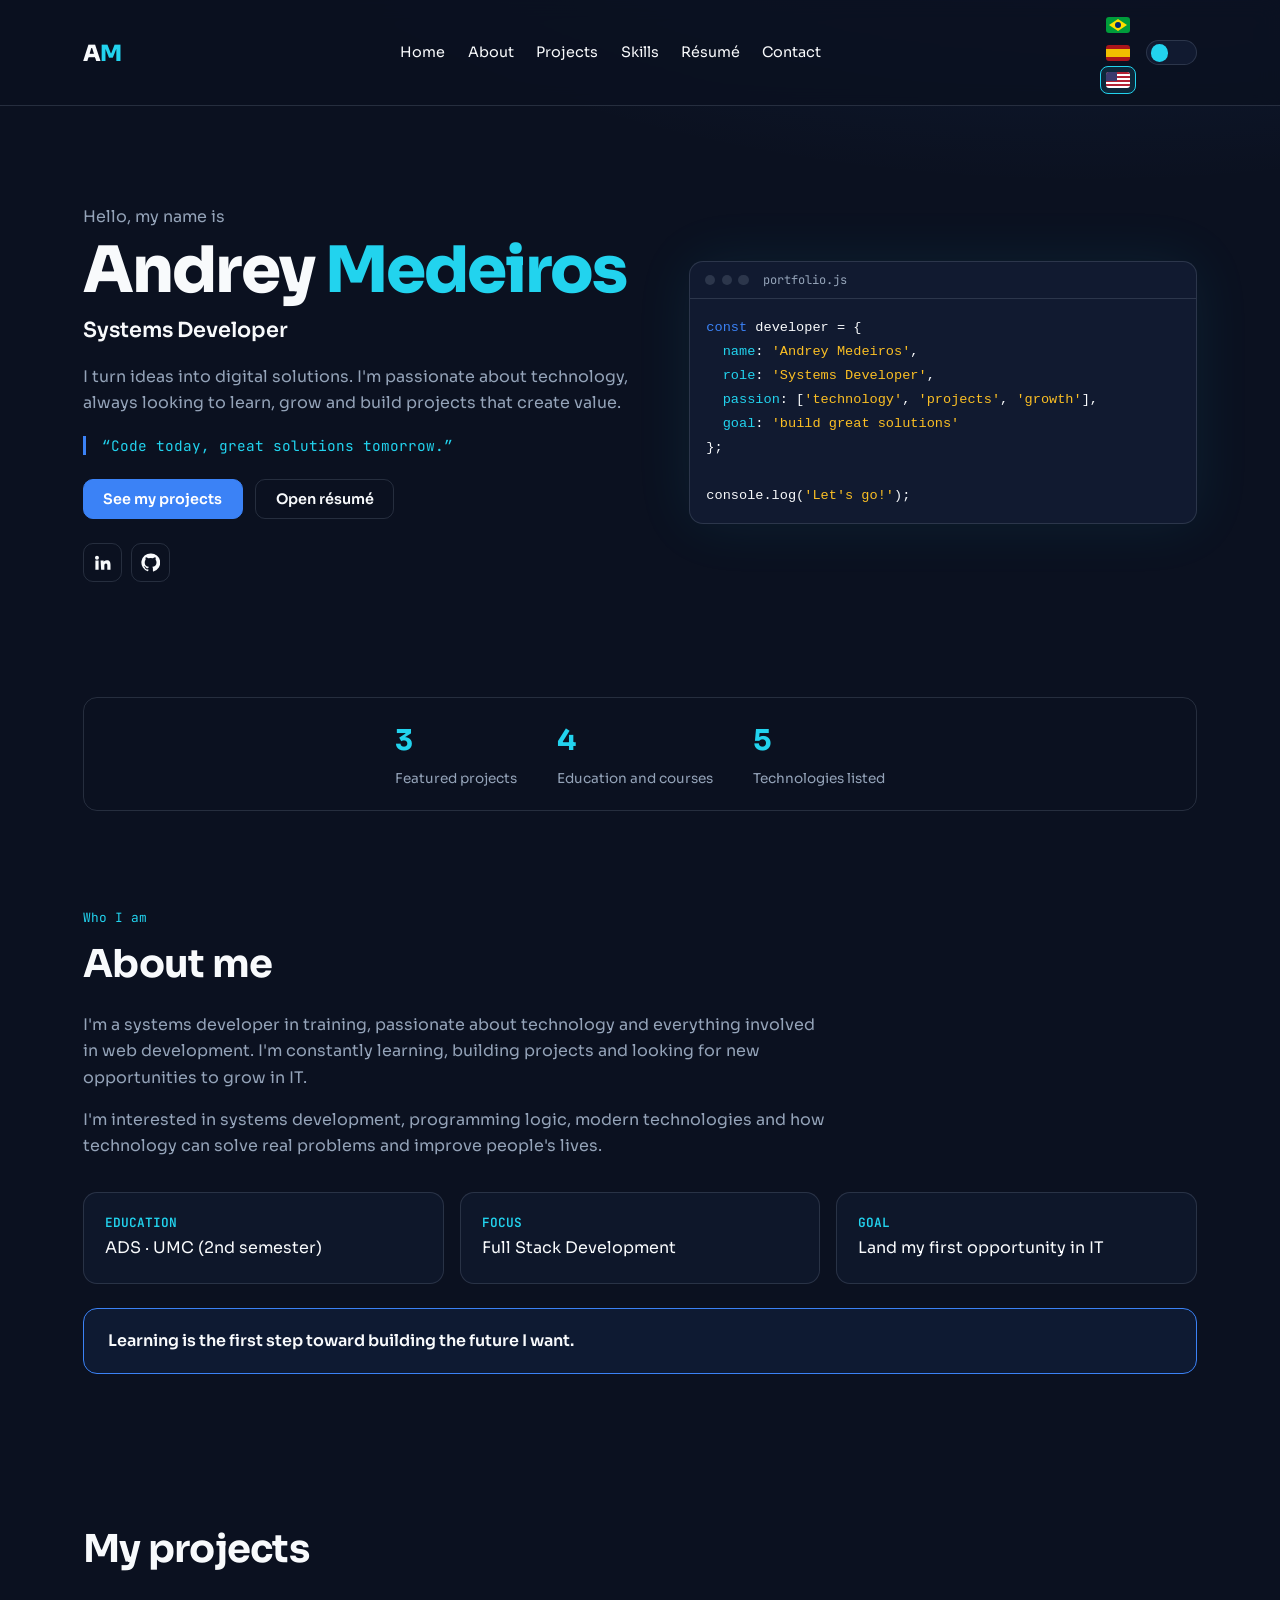
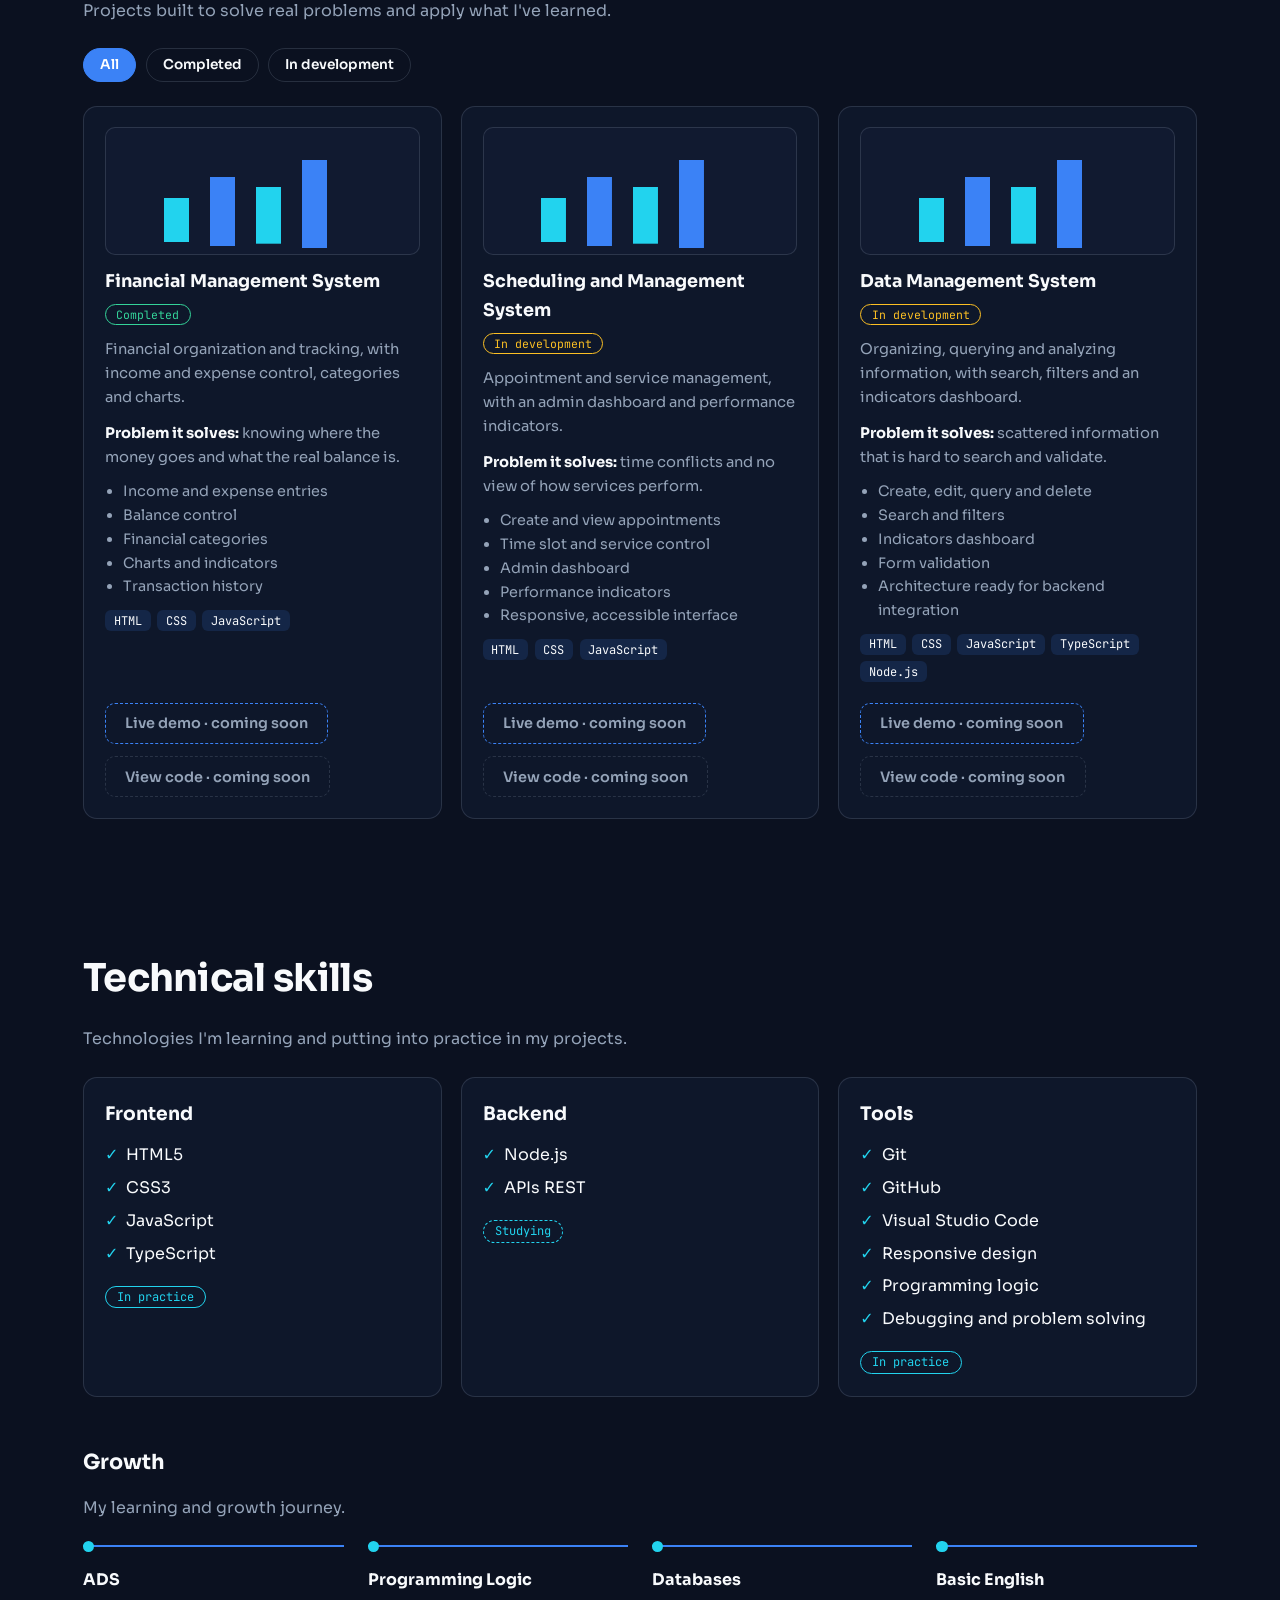
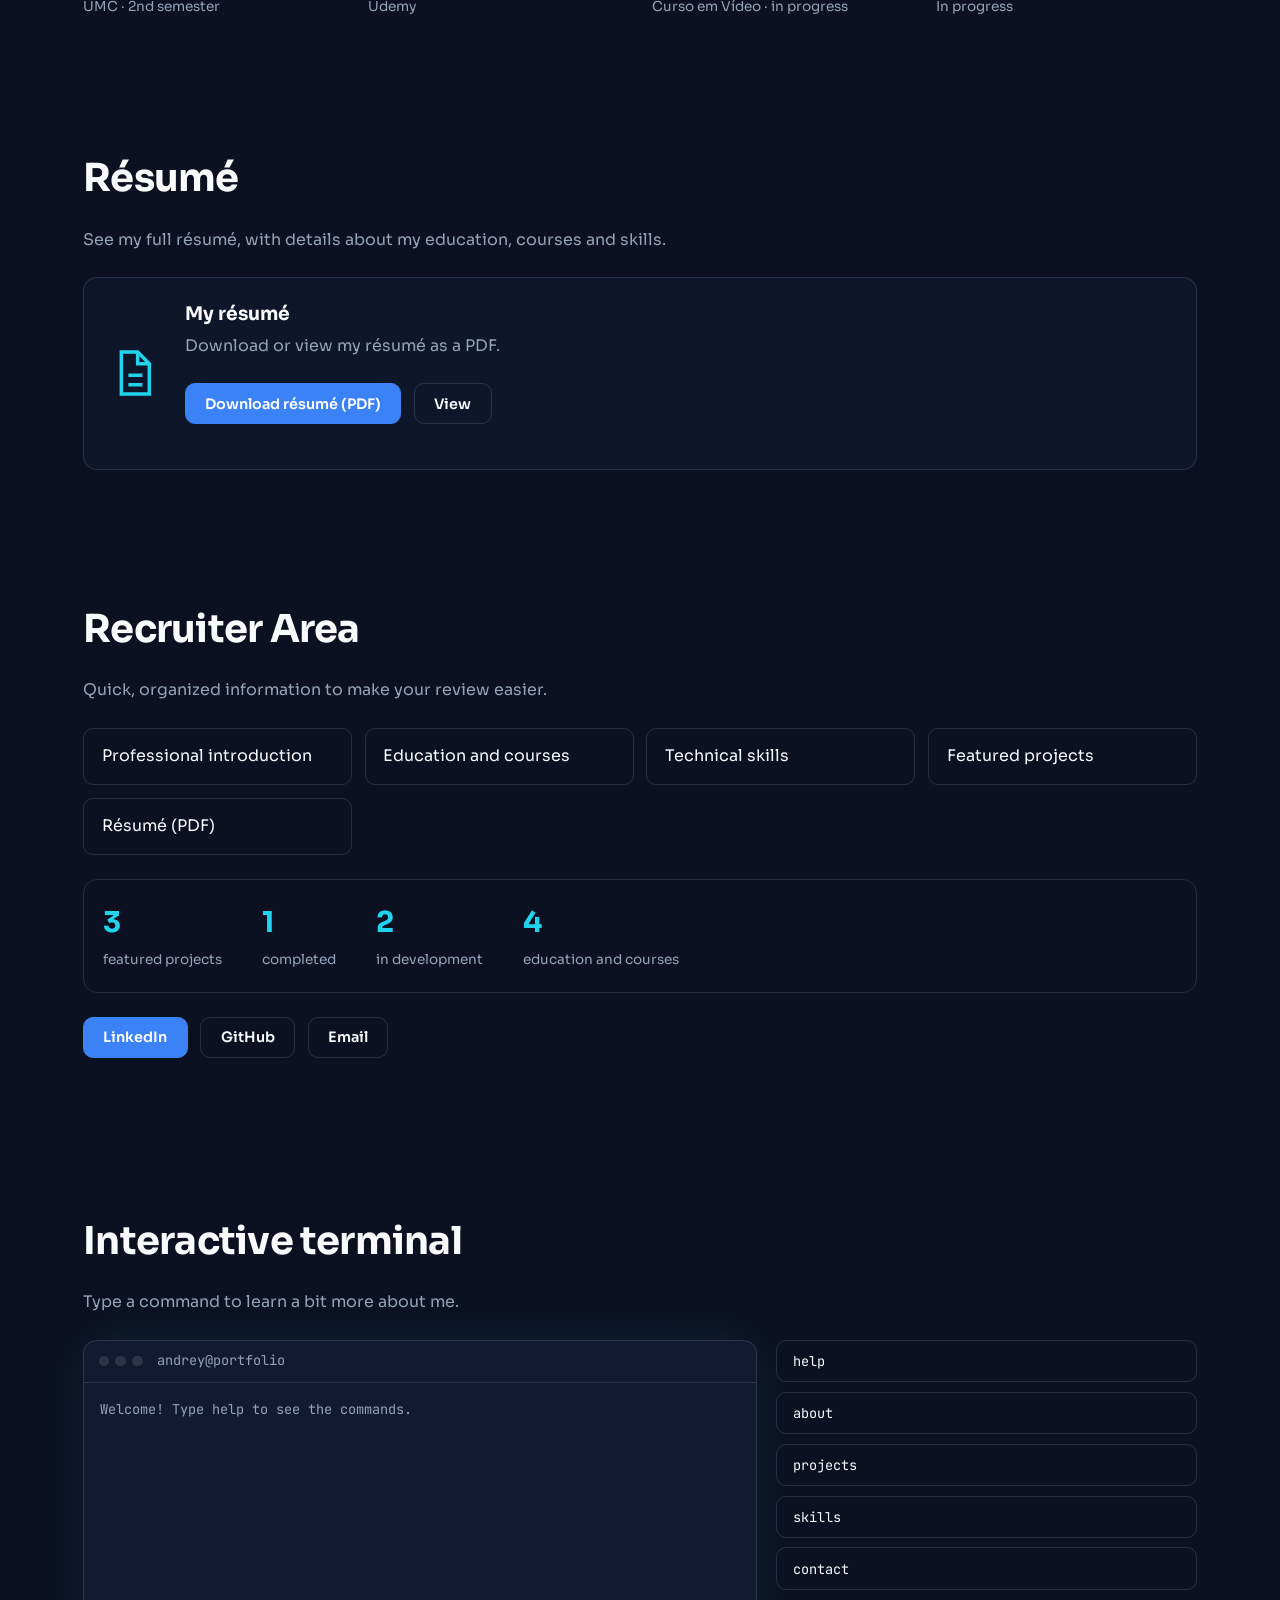
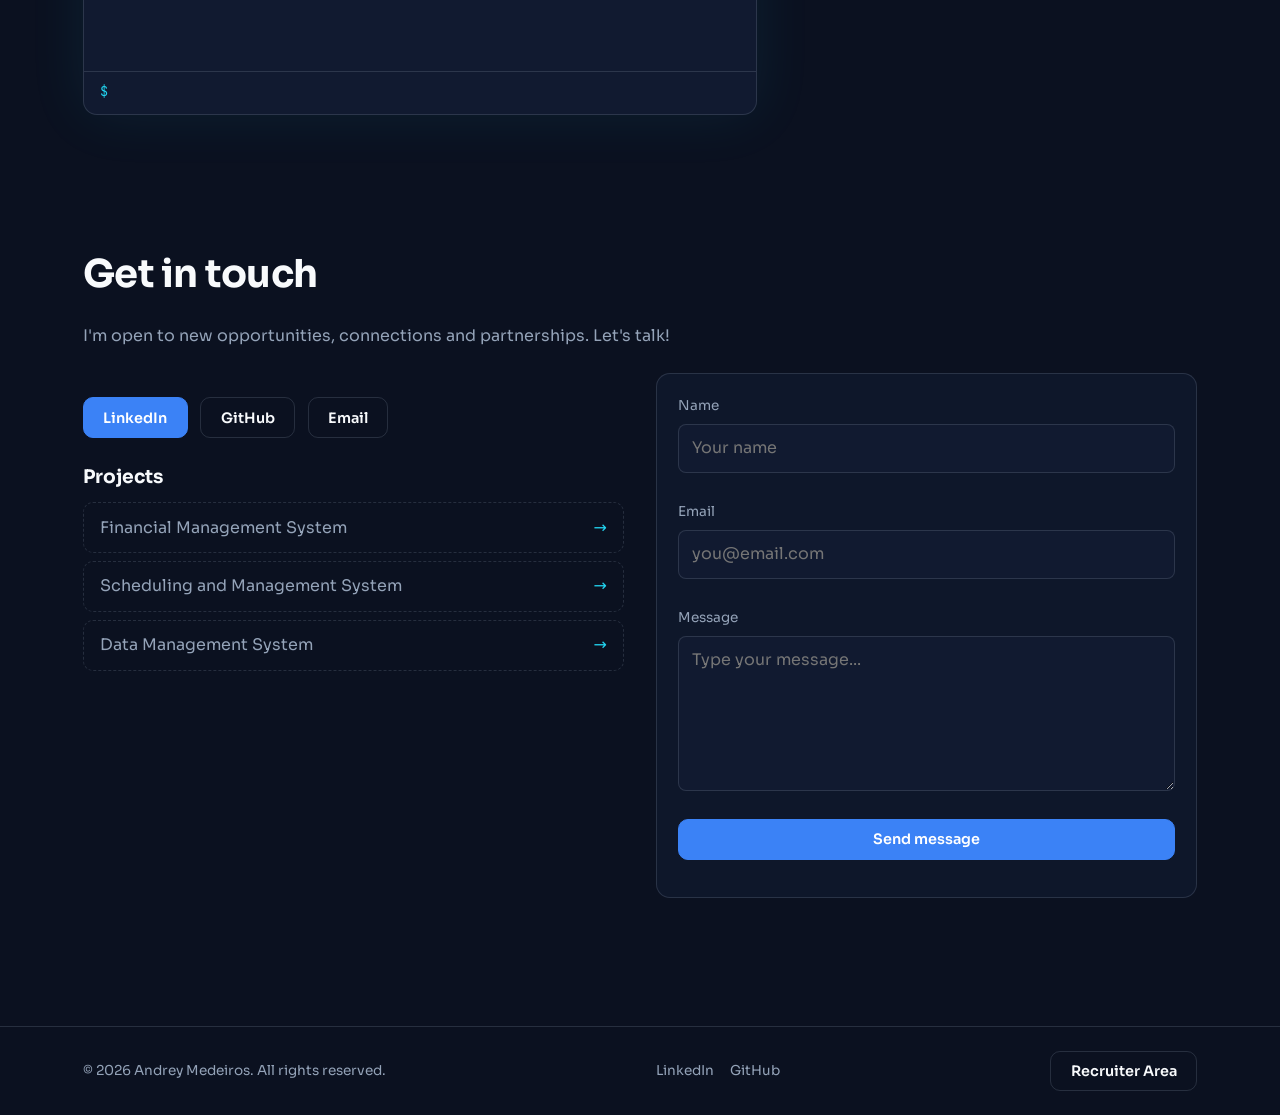
<file: index.html>
<!doctype html>
<html lang="pt-BR" data-theme="dark">
  <head>
    <meta charset="utf-8" />
    <meta name="viewport" content="width=device-width, initial-scale=1" />
    <title>Andrey Medeiros — Desenvolvedor de Sistemas</title>
    <link rel="preconnect" href="https://fonts.googleapis.com" />
    <link rel="preconnect" href="https://fonts.gstatic.com" crossorigin />
    <link
      rel="stylesheet"
      href="https://fonts.googleapis.com/css2?family=Sora:wght@400;600;800&family=JetBrains+Mono:wght@400;600&display=swap"
    />
    <link rel="stylesheet" href="assets/css/style.css" />
    <meta name="description" content="Portfólio de Andrey Medeiros, desenvolvedor de sistemas em formação: projetos, habilidades e currículo." />
    <meta name="theme-color" content="#0b1120" />
    <link rel="icon" href="assets/favicon.svg" type="image/svg+xml" />
    <meta property="og:type" content="website" />
    <meta property="og:locale" content="pt_BR" />
    <meta property="og:title" content="Andrey Medeiros — Desenvolvedor de Sistemas" />
    <meta property="og:description" content="Projetos, habilidades e currículo de um desenvolvedor de sistemas em formação." />
    <meta name="twitter:card" content="summary" />
  </head>
  <body>
    <header class="header">
      <nav class="nav" aria-label="Principal">
        <a class="logo" href="#inicio" aria-label="Início">A<span>M</span></a>

        <ul class="menu">
          <li><a href="#inicio">Início</a></li>
          <li><a href="#sobre">Sobre</a></li>
          <li><a href="#projetos">Projetos</a></li>
          <li><a href="#habilidades">Habilidades</a></li>
          <li><a href="#curriculo">Currículo</a></li>
          <li><a href="#contato">Contato</a></li>
        </ul>

        <div class="tools">
          <div role="group" aria-label="Idioma">
            <button class="lang" data-lang="pt" aria-label="Português" aria-pressed="true">
              <svg viewBox="0 0 24 16" aria-hidden="true">
                <rect width="24" height="16" fill="#009c3b" />
                <path d="M12 2l9 6-9 6-9-6z" fill="#ffdf00" />
                <circle cx="12" cy="8" r="3" fill="#002776" />
              </svg>
            </button>
            <button class="lang" data-lang="es" aria-label="Español" aria-pressed="false">
              <svg viewBox="0 0 24 16" aria-hidden="true">
                <rect width="24" height="16" fill="#aa151b" />
                <rect y="4" width="24" height="8" fill="#f1bf00" />
              </svg>
            </button>
            <button class="lang" data-lang="en" aria-label="English" aria-pressed="false">
              <svg viewBox="0 0 24 16" aria-hidden="true">
                <rect width="24" height="16" fill="#fff" />
                <path d="M0 1h24M0 5h24M0 9h24M0 13h24" stroke="#b22234" stroke-width="2" />
                <rect width="11" height="9" fill="#3c3b6e" />
              </svg>
            </button>
          </div>
          <button class="theme" id="theme" aria-label="Alternar tema claro e escuro"></button>
        </div>
      </nav>
    </header>

    <main class="main">
      <!-- ===== INÍCIO ===== -->
      <section class="hero" id="inicio">
        <div class="hero-text">
          <p class="eyebrow">Olá, meu nome é</p>
          <h1>Andrey <span>Medeiros</span></h1>
          <p class="role">Desenvolvedor de Sistemas</p>
          <p class="lead">
            Transformo ideias em soluções digitais. Sou apaixonado por tecnologia, sempre em busca
            de aprender, evoluir e construir projetos que geram valor.
          </p>
          <p class="quote">“Código hoje, grandes soluções amanhã.”</p>

          <div class="actions">
            <a class="btn" href="#projetos">Conheça meus projetos</a>
            <a class="btn btn-ghost" href="#curriculo">Acessar currículo</a>
          </div>

          <ul class="social" aria-label="Redes profissionais">
            <li>
              <a href="#" data-link="linkedin" aria-label="LinkedIn">
                <svg viewBox="0 0 24 24" aria-hidden="true">
                  <path d="M4.98 3.5a2.5 2.5 0 1 1 0 5 2.5 2.5 0 0 1 0-5zM3 9.5h4V21H3zM9.5 9.5h3.8v1.6h.05c.53-1 1.84-2 3.8-2 4 0 4.75 2.6 4.75 6V21h-4v-5.1c0-1.2 0-2.8-1.7-2.8s-2 1.3-2 2.7V21h-4z" />
                </svg>
              </a>
            </li>
            <li>
              <a href="#" data-link="github" aria-label="GitHub">
                <svg viewBox="0 0 24 24" aria-hidden="true">
                  <path d="M12 .5a11.5 11.5 0 0 0-3.64 22.41c.58.1.79-.25.79-.56v-2c-3.2.7-3.88-1.37-3.88-1.37-.52-1.33-1.28-1.69-1.28-1.69-1.04-.71.08-.7.08-.7 1.15.08 1.76 1.19 1.76 1.19 1.03 1.76 2.7 1.25 3.35.96.1-.75.4-1.25.73-1.54-2.55-.29-5.24-1.28-5.24-5.69 0-1.26.45-2.28 1.19-3.09-.12-.29-.52-1.46.11-3.05 0 0 .97-.31 3.17 1.18a11 11 0 0 1 5.77 0c2.2-1.49 3.17-1.18 3.17-1.18.63 1.59.23 2.76.11 3.05.74.81 1.19 1.83 1.19 3.09 0 4.42-2.7 5.4-5.27 5.68.41.36.78 1.06.78 2.14v3.17c0 .31.21.67.8.56A11.5 11.5 0 0 0 12 .5z" />
                </svg>
              </a>
            </li>
          </ul>
        </div>

        <div class="code" aria-hidden="true">
          <div class="code-bar"><i></i><i></i><i></i><span>portfolio.js</span></div>
<pre><code><span class="k">const</span> developer = {
  <span class="p">name</span>: <span class="s">'Andrey Medeiros'</span>,
  <span class="p">role</span>: <span class="s">'Desenvolvedor de Sistemas'</span>,
  <span class="p">passion</span>: [<span class="s">'tecnologia'</span>, <span class="s">'projetos'</span>, <span class="s">'evolução'</span>],
  <span class="p">goal</span>: <span class="s">'construir grandes soluções'</span>
};

console.log(<span class="s">'Vamos nessa!'</span>);</code></pre>
        </div>

        <ul class="stats">
          <li><strong>3</strong><span>Projetos em destaque</span></li>
          <li><strong>4</strong><span>Formações e cursos</span></li>
          <li><strong>5</strong><span>Tecnologias na lista</span></li>
        </ul>
      </section>
      <!-- ===== SOBRE ===== -->
      <section class="section" id="sobre">
        <p class="eyebrow">Quem eu sou</p>
        <h2>Sobre mim</h2>

        <div class="prose">
          <p>
            Sou desenvolvedor de sistemas em formação, apaixonado por tecnologia e por tudo que
            envolve o desenvolvimento web. Estou constantemente aprendendo, criando projetos e
            buscando novas oportunidades para evoluir na área de TI.
          </p>
          <p>
            Tenho interesse em desenvolvimento de sistemas, lógica de programação, tecnologias
            modernas e em como a tecnologia pode resolver problemas reais e melhorar a vida das
            pessoas.
          </p>
        </div>

        <ul class="facts">
          <li class="card">
            <h3>Estudos</h3>
            <p>ADS · UMC (2º semestre)</p>
          </li>
          <li class="card">
            <h3>Foco</h3>
            <p>Desenvolvimento Full Stack</p>
          </li>
          <li class="card">
            <h3>Objetivo</h3>
            <p>Conquistar minha primeira oportunidade em TI</p>
          </li>
        </ul>

        <p class="callout">Aprender é o primeiro passo para construir o futuro que eu quero.</p>
      </section>

      <!-- ===== PROJETOS ===== -->
      <section class="section" id="projetos">
        <h2>Meus projetos</h2>
        <p class="muted">
          Projetos desenvolvidos com foco em resolver problemas reais e aplicar meus conhecimentos.
        </p>

        <div class="filters" role="group" aria-label="Filtrar projetos">
          <button class="chip" data-filter="todos" aria-pressed="true">Todos</button>
          <button class="chip" data-filter="concluido" aria-pressed="false">Concluídos</button>
          <button class="chip" data-filter="andamento" aria-pressed="false">Em desenvolvimento</button>
        </div>

        <div class="projects">
          <!-- Projeto 1 -->
          <article class="card project" data-status="concluido">
            <div class="thumb" role="img" aria-label="Prévia ilustrativa. Substitua por uma captura real do sistema."></div>
            <div class="project-head">
              <h3>Sistema de Gestão Financeira</h3>
              <span class="status status-done">Concluído</span>
            </div>
            <p>
              Organização e acompanhamento financeiro, com controle de receitas, despesas,
              categorias e gráficos.
            </p>
            <p class="problem"><strong>Problema que resolve:</strong> saber para onde o dinheiro vai e qual é o saldo real.</p>
            <ul class="bullets">
              <li>Cadastro de receitas e despesas</li>
              <li>Controle de saldo</li>
              <li>Categorias financeiras</li>
              <li>Gráficos e indicadores</li>
              <li>Histórico de movimentações</li>
            </ul>
            <ul class="tags" aria-label="Tecnologias">
              <li>HTML</li>
              <li>CSS</li>
              <li>JavaScript</li>
            </ul>
            <div class="actions">
              <span class="btn is-off" aria-disabled="true">Ver demonstração · em breve</span>
              <span class="btn btn-ghost is-off" aria-disabled="true">Ver código · em breve</span>
            </div>
          </article>

          <!-- Projeto 2 -->
          <article class="card project" data-status="andamento">
            <div class="thumb" role="img" aria-label="Prévia ilustrativa. Substitua por uma captura real do sistema."></div>
            <div class="project-head">
              <h3>Sistema de Agendamento e Gestão</h3>
              <span class="status">Em desenvolvimento</span>
            </div>
            <p>
              Agendamento e gerenciamento de serviços, com painel administrativo e indicadores de
              desempenho.
            </p>
            <p class="problem"><strong>Problema que resolve:</strong> conflitos de horário e falta de visão do desempenho dos serviços.</p>
            <ul class="bullets">
              <li>Cadastro e visualização de agendamentos</li>
              <li>Controle de horários e serviços</li>
              <li>Painel administrativo</li>
              <li>Indicadores de desempenho</li>
              <li>Interface responsiva e acessível</li>
            </ul>
            <ul class="tags" aria-label="Tecnologias">
              <li>HTML</li>
              <li>CSS</li>
              <li>JavaScript</li>
            </ul>
            <div class="actions">
              <span class="btn is-off" aria-disabled="true">Ver demonstração · em breve</span>
              <span class="btn btn-ghost is-off" aria-disabled="true">Ver código · em breve</span>
            </div>
          </article>

          <!-- Projeto 3 -->
          <article class="card project" data-status="andamento">
            <div class="thumb" role="img" aria-label="Prévia ilustrativa. Substitua por uma captura real do sistema."></div>
            <div class="project-head">
              <h3>Sistema de Gestão de Dados</h3>
              <span class="status">Em desenvolvimento</span>
            </div>
            <p>
              Organização, consulta e análise de informações, com busca, filtros e painel de
              indicadores.
            </p>
            <p class="problem"><strong>Problema que resolve:</strong> informações espalhadas, difíceis de buscar e validar.</p>
            <ul class="bullets">
              <li>Cadastro, edição, consulta e exclusão</li>
              <li>Busca e filtros</li>
              <li>Painel de indicadores</li>
              <li>Validação de formulários</li>
              <li>Arquitetura para integração com backend</li>
            </ul>
            <ul class="tags" aria-label="Tecnologias">
              <li>HTML</li>
              <li>CSS</li>
              <li>JavaScript</li>
              <li>TypeScript</li>
              <li>Node.js</li>
            </ul>
            <div class="actions">
              <span class="btn is-off" aria-disabled="true">Ver demonstração · em breve</span>
              <span class="btn btn-ghost is-off" aria-disabled="true">Ver código · em breve</span>
            </div>
          </article>
        </div>
      </section>

      <!-- ===== HABILIDADES E EVOLUÇÃO ===== -->
      <section class="section" id="habilidades">
        <h2>Habilidades técnicas</h2>
        <p class="muted">
          Tecnologias que estou aprendendo e colocando em prática nos meus projetos.
        </p>

        <div class="skills">
          <article class="card">
            <h3>Frontend</h3>
            <ul class="checks">
              <li>HTML5</li>
              <li>CSS3</li>
              <li>JavaScript</li>
              <li>TypeScript</li>
            </ul>
            <span class="badge">Em prática</span>
          </article>

          <article class="card">
            <h3>Backend</h3>
            <ul class="checks">
              <li>Node.js</li>
              <li>APIs REST</li>
            </ul>
            <span class="badge badge-study">Em estudo</span>
          </article>

          <article class="card">
            <h3>Ferramentas</h3>
            <ul class="checks">
              <li>Git</li>
              <li>GitHub</li>
              <li>Visual Studio Code</li>
              <li>Responsividade</li>
              <li>Lógica de programação</li>
              <li>Depuração e resolução de problemas</li>
            </ul>
            <span class="badge">Em prática</span>
          </article>
        </div>

        <h3 class="sub">Evolução</h3>
        <p class="muted">Minha jornada de aprendizado e crescimento.</p>
        <ol class="timeline">
          <li>
            <strong>ADS</strong>
            <span>UMC · 2º semestre</span>
          </li>
          <li>
            <strong>Lógica de Programação</strong>
            <span>Udemy</span>
          </li>
          <li>
            <strong>Banco de Dados</strong>
            <span>Curso em Vídeo · em andamento</span>
          </li>
          <li>
            <strong>Inglês Básico</strong>
            <span>Em andamento</span>
          </li>
        </ol>
      </section>
      <!-- ===== CURRÍCULO ===== -->
      <section class="section" id="curriculo">
        <h2>Currículo</h2>
        <p class="muted">
          Confira meu currículo completo, com informações sobre minha formação, cursos e
          habilidades.
        </p>

        <div class="card cv">
          <svg class="cv-icon" viewBox="0 0 24 24" aria-hidden="true">
            <path d="M7 3h7l5 5v13H7z" />
            <path d="M14 3v5h5M10 13h6M10 17h6" />
          </svg>
          <div>
            <h3>Meu currículo</h3>
            <p class="muted">Baixe ou visualize meu currículo em PDF.</p>
            <div class="actions">
              <a class="btn" data-link="resume" download>Baixar currículo em PDF</a>
              <a class="btn btn-ghost" data-link="resume" target="_blank" rel="noopener">Visualizar</a>
            </div>
          </div>
        </div>
      </section>

      <!-- ===== ÁREA DO RECRUTADOR ===== -->
      <section class="section" id="recrutador">
        <h2>Área do Recrutador</h2>
        <p class="muted">Informações rápidas e organizadas para facilitar sua análise.</p>

        <ul class="rec-list">
          <li><a href="#sobre">Apresentação profissional</a></li>
          <li><a href="#habilidades">Formação acadêmica e cursos</a></li>
          <li><a href="#habilidades">Competências técnicas</a></li>
          <li><a href="#projetos">Projetos em destaque</a></li>
          <li><a href="#curriculo">Currículo em PDF</a></li>
        </ul>

        <ul class="rec-stats" id="rec-stats" aria-label="Resumo em números"></ul>

        <div class="actions">
          <a class="btn" data-link="linkedin">LinkedIn</a>
          <a class="btn btn-ghost" data-link="github">GitHub</a>
          <a class="btn btn-ghost" data-link="email">E-mail</a>
        </div>
      </section>

      <!-- ===== TERMINAL INTERATIVO ===== -->
      <section class="section" id="terminal">
        <h2>Terminal interativo</h2>
        <p class="muted">Digite um comando para conhecer um pouco mais sobre mim.</p>

        <div class="term-wrap">
          <div class="term">
            <div class="term-bar"><i></i><i></i><i></i><span>andrey@portfolio</span></div>
            <div id="term-out" class="term-out" role="log" aria-live="polite" aria-label="Saída do terminal" tabindex="0"></div>
            <form id="term-form" class="term-form" autocomplete="off">
              <span aria-hidden="true">$</span>
              <input id="term-in" aria-label="Digite um comando" spellcheck="false" />
            </form>
          </div>

          <div class="cmds" role="group" aria-label="Comandos prontos">
            <button type="button" data-cmd="help">help</button>
            <button type="button" data-cmd="about">about</button>
            <button type="button" data-cmd="projects">projects</button>
            <button type="button" data-cmd="skills">skills</button>
            <button type="button" data-cmd="contact">contact</button>
          </div>
        </div>
      </section>

      <!-- ===== CONTATO ===== -->
      <section class="section" id="contato">
        <h2>Entre em contato</h2>
        <p class="muted">
          Estou aberto a novas oportunidades, conexões e parcerias. Vamos conversar!
        </p>

        <div class="contact">
          <div>
            <div class="actions">
              <a class="btn" data-link="linkedin">LinkedIn</a>
              <a class="btn btn-ghost" data-link="github">GitHub</a>
              <a class="btn btn-ghost" data-link="email">E-mail</a>
            </div>

            <h3>Projetos</h3>
            <ul class="repo-list">
              <li><a data-link="repo1">Sistema de Gestão Financeira</a></li>
              <li><a data-link="repo2">Sistema de Agendamento e Gestão</a></li>
              <li><a data-link="repo3">Sistema de Gestão de Dados</a></li>
            </ul>
          </div>

          <form id="contact-form" class="card form" novalidate>
            <label for="f-name">Nome</label>
            <input id="f-name" name="name" autocomplete="name" placeholder="Seu nome" aria-describedby="err-name" />
            <p class="field-error" id="err-name"></p>

            <label for="f-email">E-mail</label>
            <input id="f-email" name="email" type="email" autocomplete="email" placeholder="seu@email.com" aria-describedby="err-email" />
            <p class="field-error" id="err-email"></p>

            <label for="f-message">Mensagem</label>
            <textarea id="f-message" name="message" rows="5" placeholder="Digite sua mensagem..." aria-describedby="err-message"></textarea>
            <p class="field-error" id="err-message"></p>

            <button class="btn" type="submit">Enviar mensagem</button>
            <p class="form-status" id="form-status" role="status"></p>
          </form>
        </div>
      </section>

    </main>
    <footer class="footer">
      <div class="footer-inner">
        <p class="copy">© <span id="year"></span> Andrey Medeiros. <span>Todos os direitos reservados.</span></p>
        <ul class="foot-links">
          <li><a data-link="linkedin">LinkedIn</a></li>
          <li><a data-link="github">GitHub</a></li>
        </ul>
        <a class="btn btn-ghost" href="#recrutador">Área do Recrutador</a>
      </div>
    </footer>

    <script src="assets/js/config.js"></script>
    <script src="assets/js/i18n.js"></script>
    <script src="assets/js/app.js"></script>
  </body>
</html>
</file>
<file: assets/css/style.css>
/* ===== 1. Cores e medidas (variáveis) ===== */
:root {
  --bg: #0b1120;
  --bg-2: #111a30;
  --fg: #f8fafc;
  --muted: #94a3b8;
  --blue: #3b82f6;
  --cyan: #22d3ee;
  --line: rgba(148, 163, 184, 0.2);
  --radius: 14px;
  --font-sans: "Sora", system-ui, -apple-system, "Segoe UI", sans-serif;
  --font-mono: "JetBrains Mono", ui-monospace, Consolas, monospace;
}

/* Tema claro: troca só os valores das variáveis */
[data-theme="light"] {
  --bg: #f8fafc;
  --bg-2: #eaf0f8;
  --fg: #0b1120;
  --muted: #475569;
  --blue: #1d4ed8;
  --cyan: #0e7490;
  --line: rgba(11, 17, 32, 0.15);
}

/* ===== 2. Base da página ===== */
* {
  box-sizing: border-box;
}

html {
  scroll-behavior: smooth;
  scroll-padding-top: 5rem;
}

body {
  margin: 0;
  background: radial-gradient(60rem 30rem at 85% -5%, rgba(59, 130, 246, 0.18), transparent), var(--bg);
  color: var(--fg);
  font: 400 1rem/1.65 var(--font-sans);
}

a {
  color: var(--cyan);
}

:focus-visible {
  outline: 3px solid var(--cyan);
  outline-offset: 3px;
  border-radius: 6px;
}

/* ===== 3. Botões ===== */
.btn {
  display: inline-block;
  padding: 0.65rem 1.2rem;
  border: 1px solid var(--blue);
  border-radius: 10px;
  background: var(--blue);
  color: #fff;
  font: 600 0.9rem var(--font-sans);
  text-decoration: none;
  transition: transform 0.15s, box-shadow 0.15s;
}

.btn:hover {
  transform: translateY(-2px);
  box-shadow: 0 6px 20px rgba(59, 130, 246, 0.35);
}

/* ===== 4. Cabeçalho ===== */
.header {
  position: sticky;
  top: 0;
  z-index: 10;
  border-bottom: 1px solid var(--line);
  background: color-mix(in srgb, var(--bg) 85%, transparent);
  backdrop-filter: blur(10px);
}

.nav {
  display: flex;
  flex-wrap: wrap;
  align-items: center;
  justify-content: space-between;
  gap: 1rem;
  max-width: 72rem;
  margin: auto;
  padding: 0.7rem 1.2rem;
}

.logo {
  color: var(--fg);
  font: 800 1.4rem var(--font-sans);
  letter-spacing: -0.04em;
  text-decoration: none;
}

.logo span {
  color: var(--cyan);
}

.menu {
  display: flex;
  flex-wrap: wrap;
  gap: 1.4rem;
  margin: 0;
  padding: 0;
  list-style: none;
}

.menu a {
  color: var(--fg);
  font-size: 0.9rem;
  text-decoration: none;
}

.menu a:hover {
  color: var(--cyan);
}

/* ===== 5. Idioma e tema ===== */
.tools {
  display: flex;
  align-items: center;
  gap: 0.6rem;
}

.lang {
  display: flex;
  padding: 0.3rem;
  border: 1px solid transparent;
  border-radius: 8px;
  background: none;
  cursor: pointer;
}

.lang svg {
  width: 24px;
  height: 16px;
  border-radius: 3px;
}

.lang[aria-pressed="true"] {
  border-color: var(--cyan);
  background: rgba(34, 211, 238, 0.12);
}

/* Botão de tema em formato de "pílula" com uma bolinha que desliza */
.theme {
  position: relative;
  width: 3.2rem;
  height: 1.6rem;
  border: 1px solid var(--line);
  border-radius: 99px;
  background: var(--bg-2);
  cursor: pointer;
}

.theme::after {
  content: "";
  position: absolute;
  top: 0.2rem;
  left: 0.25rem;
  width: 1.1rem;
  height: 1.1rem;
  border-radius: 50%;
  background: var(--cyan);
  transition: transform 0.25s;
}

[data-theme="light"] .theme::after {
  transform: translateX(1.5rem);
}

/* ===== 6. Área principal (provisória) ===== */
.main {
  max-width: 72rem;
  margin: auto;
  padding: 4rem 1.2rem;
}

/* ===== 7. Respeitar quem prefere menos animação ===== */
@media (prefers-reduced-motion: reduce) {
  * {
    animation: none !important;
    transition: none !important;
    scroll-behavior: auto !important;
  }
}

/* ===== 8. Seção Início ===== */
.hero {
  display: grid;
  grid-template-columns: 1.1fr 1fr;
  gap: 3rem;
  align-items: center;
  min-height: 75vh;
  animation: rise 0.7s both;
}

@keyframes rise {
  from {
    opacity: 0;
    transform: translateY(14px);
  }
}

.eyebrow {
  margin: 0 0 0.4rem;
  color: var(--muted);
}

.hero h1 {
  margin: 0 0 0.6rem;
  font-size: clamp(2.4rem, 6vw, 4rem);
  font-weight: 800;
  line-height: 1.05;
  letter-spacing: -0.03em;
}

.hero h1 span {
  color: var(--cyan);
}

.role {
  margin: 0 0 1rem;
  font-size: 1.3rem;
  font-weight: 600;
}

.lead {
  max-width: 46ch;
  color: var(--muted);
}

.quote {
  margin: 1.2rem 0;
  padding-left: 1rem;
  border-left: 3px solid var(--blue);
  color: var(--cyan);
  font: 0.9rem var(--font-mono);
}

.actions {
  display: flex;
  flex-wrap: wrap;
  gap: 0.8rem;
  margin: 1.5rem 0;
}

.btn-ghost {
  background: none;
  border-color: var(--line);
  color: var(--fg);
}

.btn-ghost:hover {
  border-color: var(--cyan);
}

/* Ícones de redes */
.social {
  display: flex;
  gap: 0.6rem;
  margin: 0;
  padding: 0;
  list-style: none;
}

.social a {
  display: grid;
  place-items: center;
  width: 2.4rem;
  height: 2.4rem;
  border: 1px solid var(--line);
  border-radius: 10px;
  color: var(--fg);
  transition: color 0.15s, border-color 0.15s, transform 0.15s;
}

.social a:hover {
  border-color: var(--cyan);
  color: var(--cyan);
  transform: translateY(-2px);
}

.social svg {
  width: 1.2rem;
  height: 1.2rem;
  fill: currentColor;
}

/* Painel de código */
.code {
  overflow: hidden;
  border: 1px solid var(--line);
  border-radius: var(--radius);
  background: var(--bg-2);
  box-shadow: 0 0 60px rgba(34, 211, 238, 0.08);
}

.code-bar {
  display: flex;
  align-items: center;
  gap: 0.4rem;
  padding: 0.6rem 0.9rem;
  border-bottom: 1px solid var(--line);
  color: var(--muted);
  font: 0.75rem var(--font-mono);
}

.code-bar i {
  width: 0.65rem;
  height: 0.65rem;
  border-radius: 50%;
  background: var(--line);
}

.code-bar span {
  margin-left: 0.5rem;
}

.code pre {
  margin: 0;
  padding: 1rem;
  overflow-x: auto;
  font: 0.85rem/1.7 var(--font-mono);
}

.code .k {
  color: var(--blue);
}

.code .p {
  color: var(--cyan);
}

.code .s {
  color: #fbbf24;
}

[data-theme="light"] .code .s {
  color: #b45309;
}

/* Faixa de números */
.stats {
  display: flex;
  flex-wrap: wrap;
  grid-column: 1 / -1;
  justify-content: center;
  gap: 2.5rem;
  margin: 0;
  padding: 1.2rem;
  border: 1px solid var(--line);
  border-radius: var(--radius);
  list-style: none;
}

.stats strong {
  display: block;
  color: var(--cyan);
  font-size: 1.8rem;
}

.stats span {
  color: var(--muted);
  font-size: 0.85rem;
}

/* Celular e tablet: uma coluna só */
@media (max-width: 800px) {
  .hero {
    grid-template-columns: 1fr;
    gap: 2rem;
    min-height: 0;
  }
}

/* ===== 9. Seções em geral ===== */
.section {
  padding: 4rem 0;
  scroll-margin-top: 4rem;
}

.section h2 {
  margin: 0 0 0.6rem;
  font-size: clamp(1.8rem, 4vw, 2.4rem);
  letter-spacing: -0.02em;
}

.section .eyebrow {
  color: var(--cyan);
  font: 0.8rem var(--font-mono);
}

.muted {
  max-width: 60ch;
  color: var(--muted);
}

.card {
  padding: 1.3rem;
  border: 1px solid var(--line);
  border-radius: var(--radius);
  background: color-mix(in srgb, var(--bg-2) 70%, transparent);
  transition: border-color 0.2s;
}

.card:hover {
  border-color: var(--cyan);
}

/* ===== 10. Sobre mim ===== */
.prose {
  max-width: 62ch;
}

.prose p {
  color: var(--muted);
}

.facts {
  display: grid;
  grid-template-columns: repeat(auto-fit, minmax(13rem, 1fr));
  gap: 1rem;
  margin: 2rem 0 1.5rem;
  padding: 0;
  list-style: none;
}

.facts h3 {
  margin: 0 0 0.3rem;
  color: var(--cyan);
  font: 600 0.8rem var(--font-mono);
  text-transform: uppercase;
}

.facts p {
  margin: 0;
}

.callout {
  padding: 1.2rem 1.5rem;
  border: 1px solid var(--blue);
  border-radius: var(--radius);
  background: rgba(59, 130, 246, 0.08);
  font-weight: 600;
}

/* ===== 11. Habilidades ===== */
.skills {
  display: grid;
  grid-template-columns: repeat(auto-fit, minmax(14rem, 1fr));
  gap: 1.2rem;
  margin-top: 1.5rem;
}

.skills h3 {
  margin: 0 0 0.8rem;
}

.checks {
  display: grid;
  gap: 0.4rem;
  margin: 0 0 1rem;
  padding: 0;
  list-style: none;
}

.checks li::before {
  content: "✓";
  margin-right: 0.5rem;
  color: var(--cyan);
}

.badge {
  display: inline-block;
  padding: 0.15rem 0.7rem;
  border: 1px solid var(--cyan);
  border-radius: 99px;
  color: var(--cyan);
  font: 0.75rem var(--font-mono);
}

.badge-study {
  border-style: dashed;
}

/* ===== 12. Linha de evolução ===== */
.sub {
  margin: 3rem 0 0.3rem;
  font-size: 1.3rem;
}

.timeline {
  display: grid;
  grid-template-columns: repeat(auto-fit, minmax(11rem, 1fr));
  gap: 1.5rem;
  margin: 1.5rem 0 0;
  padding: 0;
  list-style: none;
}

.timeline li {
  position: relative;
  padding-top: 1.2rem;
  border-top: 2px solid var(--blue);
}

.timeline li::before {
  content: "";
  position: absolute;
  top: -0.4rem;
  left: 0;
  width: 0.7rem;
  height: 0.7rem;
  border-radius: 50%;
  background: var(--cyan);
}

.timeline strong {
  display: block;
}

.timeline span {
  color: var(--muted);
  font-size: 0.85rem;
}

/* ===== 13. Projetos ===== */
[hidden] {
  display: none !important;
}

.filters {
  display: flex;
  flex-wrap: wrap;
  gap: 0.6rem;
  margin: 1.5rem 0;
}

.chip {
  padding: 0.45rem 1rem;
  border: 1px solid var(--line);
  border-radius: 99px;
  background: none;
  color: var(--fg);
  font: 600 0.85rem var(--font-sans);
  cursor: pointer;
  transition: border-color 0.15s, background 0.15s;
}

.chip:hover {
  border-color: var(--cyan);
}

.chip[aria-pressed="true"] {
  border-color: var(--blue);
  background: var(--blue);
  color: #fff;
}

.projects {
  display: grid;
  grid-template-columns: repeat(auto-fit, minmax(18rem, 1fr));
  gap: 1.2rem;
}

.project {
  display: flex;
  flex-direction: column;
  gap: 0.7rem;
}

.thumb {
  height: 8rem;
  border: 1px solid var(--line);
  border-radius: 10px;
  background:
    linear-gradient(var(--cyan), var(--cyan)) 20% 85% / 8% 35% no-repeat,
    linear-gradient(var(--blue), var(--blue)) 36% 85% / 8% 55% no-repeat,
    linear-gradient(var(--cyan), var(--cyan)) 52% 85% / 8% 45% no-repeat,
    linear-gradient(var(--blue), var(--blue)) 68% 85% / 8% 70% no-repeat,
    var(--bg-2);
}

.project-head {
  display: flex;
  flex-wrap: wrap;
  align-items: center;
  justify-content: space-between;
  gap: 0.5rem;
}

.project-head h3 {
  margin: 0;
  font-size: 1.1rem;
}

.project p {
  margin: 0;
  color: var(--muted);
  font-size: 0.92rem;
}

.problem strong {
  color: var(--fg);
}

.status {
  padding: 0.15rem 0.65rem;
  border: 1px solid #fbbf24;
  border-radius: 99px;
  color: #fbbf24;
  font: 0.72rem var(--font-mono);
  white-space: nowrap;
}

.status-done {
  border-color: #34d399;
  color: #34d399;
}

[data-theme="light"] .status {
  border-color: #b45309;
  color: #b45309;
}

[data-theme="light"] .status-done {
  border-color: #047857;
  color: #047857;
}

.bullets {
  margin: 0;
  padding-left: 1.1rem;
  color: var(--muted);
  font-size: 0.9rem;
}

.tags {
  display: flex;
  flex-wrap: wrap;
  gap: 0.4rem;
  margin: 0;
  padding: 0;
  list-style: none;
}

.tags li {
  padding: 0.15rem 0.55rem;
  border-radius: 6px;
  background: rgba(59, 130, 246, 0.14);
  font: 0.75rem var(--font-mono);
}

.project .actions {
  margin: auto 0 0;
  padding-top: 0.6rem;
}

/* Botão ainda sem link: visual apagado e sem clique */
.is-off {
  border-style: dashed;
  background: none;
  color: var(--muted);
  cursor: not-allowed;
}

.is-off:hover {
  transform: none;
  box-shadow: none;
}

/* ===== 14. Currículo ===== */
.cv {
  display: flex;
  flex-wrap: wrap;
  align-items: center;
  gap: 1.5rem;
  margin-top: 1.5rem;
}

.cv-icon {
  width: 3.5rem;
  height: 3.5rem;
  fill: none;
  stroke: var(--cyan);
  stroke-width: 1.5;
}

.cv h3 {
  margin: 0 0 0.2rem;
}

.cv .muted {
  margin: 0;
}

/* ===== 15. Área do Recrutador ===== */
.rec-list {
  display: grid;
  grid-template-columns: repeat(auto-fit, minmax(15rem, 1fr));
  gap: 0.8rem;
  margin: 1.5rem 0;
  padding: 0;
  list-style: none;
}

.rec-list a {
  display: block;
  padding: 0.9rem 1.1rem;
  border: 1px solid var(--line);
  border-radius: 10px;
  color: var(--fg);
  text-decoration: none;
  transition: border-color 0.15s, color 0.15s;
}

.rec-list a:hover {
  border-color: var(--cyan);
  color: var(--cyan);
}

.rec-stats {
  display: flex;
  flex-wrap: wrap;
  gap: 2.5rem;
  margin: 0 0 1rem;
  padding: 1.2rem;
  border: 1px solid var(--line);
  border-radius: var(--radius);
  list-style: none;
}

.rec-stats strong {
  display: block;
  color: var(--cyan);
  font-size: 1.8rem;
}

.rec-stats span {
  color: var(--muted);
  font-size: 0.85rem;
}

/* Ícone de rede ainda sem link */
.social a.is-off:hover {
  border-color: var(--line);
  color: var(--muted);
  transform: none;
}

/* ===== 16. Terminal interativo ===== */
.term-wrap {
  display: grid;
  grid-template-columns: 1.6fr 1fr;
  gap: 1.2rem;
  align-items: start;
  margin-top: 1.5rem;
}

.term {
  overflow: hidden;
  border: 1px solid var(--line);
  border-radius: var(--radius);
  background: var(--bg-2);
  box-shadow: 0 0 60px rgba(34, 211, 238, 0.08);
  font: 0.85rem/1.6 var(--font-mono);
}

.term-bar {
  display: flex;
  align-items: center;
  gap: 0.4rem;
  padding: 0.6rem 0.9rem;
  border-bottom: 1px solid var(--line);
  color: var(--muted);
}

.term-bar i {
  width: 0.65rem;
  height: 0.65rem;
  border-radius: 50%;
  background: var(--line);
}

.term-bar span {
  margin-left: 0.5rem;
}

.term-out {
  height: 18rem;
  padding: 1rem;
  overflow: auto;
  color: var(--muted);
  white-space: pre-wrap;
}

.term-cmd {
  margin-top: 0.6rem;
  color: var(--cyan);
}

.term-res {
  margin-bottom: 0.4rem;
}

.term-form {
  display: flex;
  gap: 0.5rem;
  padding: 0.6rem 1rem;
  border-top: 1px solid var(--line);
  color: var(--cyan);
}

.term-form input {
  flex: 1;
  border: 0;
  background: none;
  color: var(--fg);
  font: inherit;
}

.term-form input:focus {
  outline: none;
}

.term-form:focus-within {
  outline: 2px solid var(--cyan);
  outline-offset: -2px;
}

.cmds {
  display: grid;
  gap: 0.6rem;
}

.cmds button {
  padding: 0.7rem 1rem;
  border: 1px solid var(--line);
  border-radius: 10px;
  background: none;
  color: var(--fg);
  font: 0.85rem var(--font-mono);
  text-align: left;
  cursor: pointer;
  transition: border-color 0.15s, color 0.15s;
}

.cmds button:hover {
  border-color: var(--cyan);
  color: var(--cyan);
}

/* ===== 17. Contato ===== */
.contact {
  display: grid;
  grid-template-columns: 1fr 1fr;
  gap: 2rem;
  align-items: start;
  margin-top: 1.5rem;
}

.contact h3 {
  margin: 1.5rem 0 0.6rem;
}

.repo-list {
  display: grid;
  gap: 0.5rem;
  margin: 0;
  padding: 0;
  list-style: none;
}

.repo-list a {
  display: flex;
  justify-content: space-between;
  padding: 0.7rem 1rem;
  border: 1px solid var(--line);
  border-radius: 10px;
  color: var(--fg);
  text-decoration: none;
  transition: border-color 0.15s;
}

.repo-list a::after {
  content: "→";
  color: var(--cyan);
}

.repo-list a:hover {
  border-color: var(--cyan);
}

.repo-list a.is-off {
  border-style: dashed;
  color: var(--muted);
  cursor: not-allowed;
}

.repo-list a.is-off:hover {
  border-color: var(--line);
}

.form {
  display: grid;
  gap: 0.4rem;
}

.form label {
  color: var(--muted);
  font-size: 0.85rem;
}

.form input,
.form textarea {
  padding: 0.65rem 0.8rem;
  border: 1px solid var(--line);
  border-radius: 8px;
  background: var(--bg-2);
  color: var(--fg);
  font: inherit;
}

.form [aria-invalid="true"] {
  border-color: #f87171;
}

.field-error {
  min-height: 1.2em;
  margin: 0;
  color: #f87171;
  font-size: 0.8rem;
}

.form-status {
  margin: 0.6rem 0 0;
  color: var(--cyan);
}

@media (max-width: 800px) {
  .term-wrap,
  .contact {
    grid-template-columns: 1fr;
  }
}

/* ===== 18. Rodapé ===== */
.footer {
  border-top: 1px solid var(--line);
}

.footer-inner {
  display: flex;
  flex-wrap: wrap;
  align-items: center;
  justify-content: space-between;
  gap: 1rem;
  max-width: 72rem;
  margin: auto;
  padding: 1.5rem 1.2rem;
  color: var(--muted);
  font-size: 0.85rem;
}

.footer-inner p {
  margin: 0;
}

.foot-links {
  display: flex;
  gap: 1rem;
  margin: 0;
  padding: 0;
  list-style: none;
}

.foot-links a {
  color: var(--muted);
  text-decoration: none;
}

.foot-links a:hover {
  color: var(--cyan);
}

.foot-links a.is-off {
  opacity: 0.6;
  cursor: not-allowed;
}
</file>
